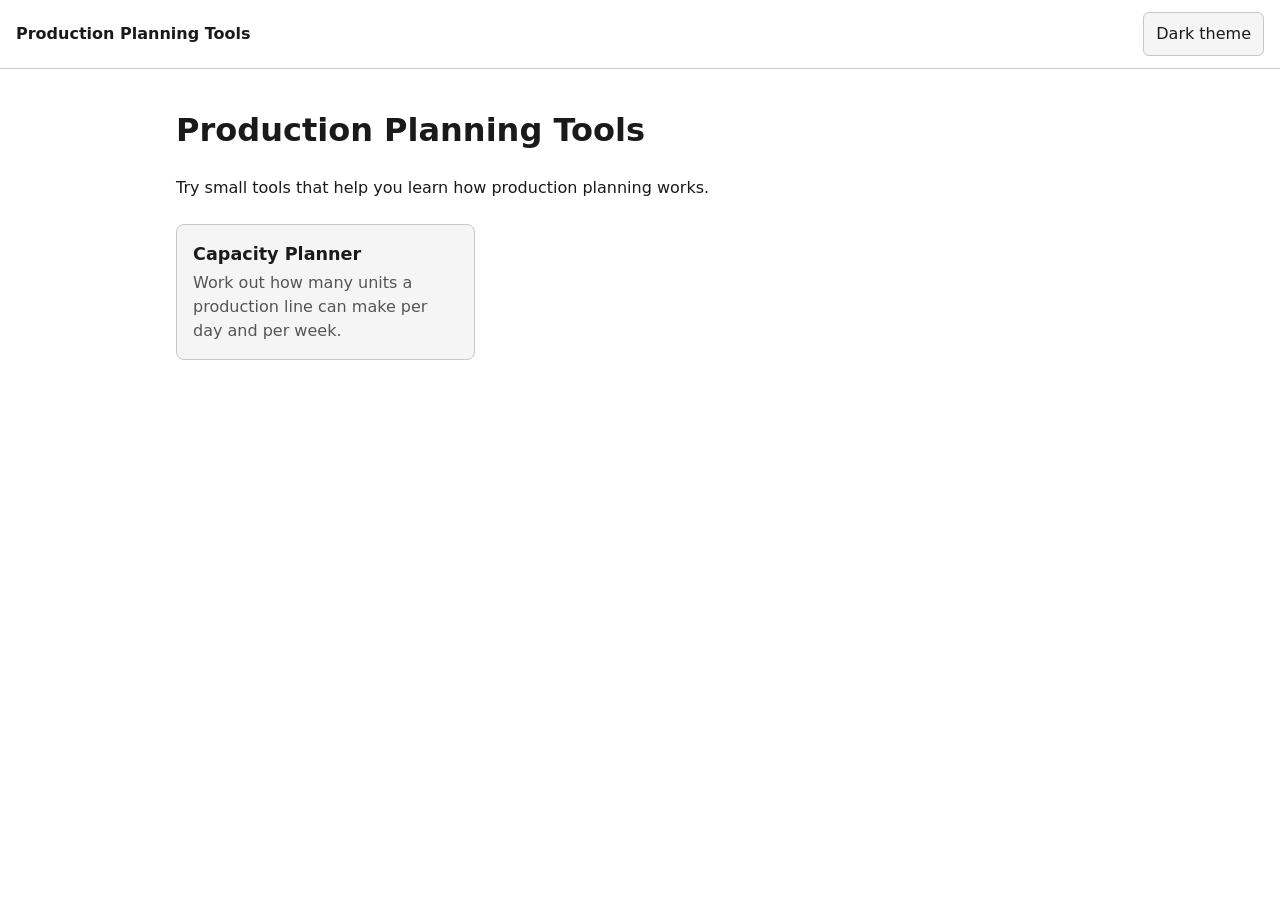
<file: index.html>
<!DOCTYPE html>
<html lang="en" data-theme="light">
<head>
  <meta charset="utf-8">
  <meta name="viewport" content="width=device-width, initial-scale=1">
  <title>Production Planning Tools</title>
  <link rel="stylesheet" href="css/styles.css">
  <script src="js/theme.js"></script>
</head>
<body>
  <header class="site-header">
    <a class="site-title" href="index.html">Production Planning Tools</a>
    <button class="theme-toggle" id="theme-toggle" type="button">Dark theme</button>
  </header>

  <main>
    <h1>Production Planning Tools</h1>
    <p>Try small tools that help you learn how production planning works.</p>

    <ul class="tool-grid">
      <li>
        <a class="tool-card" href="tools/capacity-planner.html">
          <h2>Capacity Planner</h2>
          <p>Work out how many units a production line can make per day and per week.</p>
        </a>
      </li>
    </ul>
  </main>
</body>
</html>
</file>
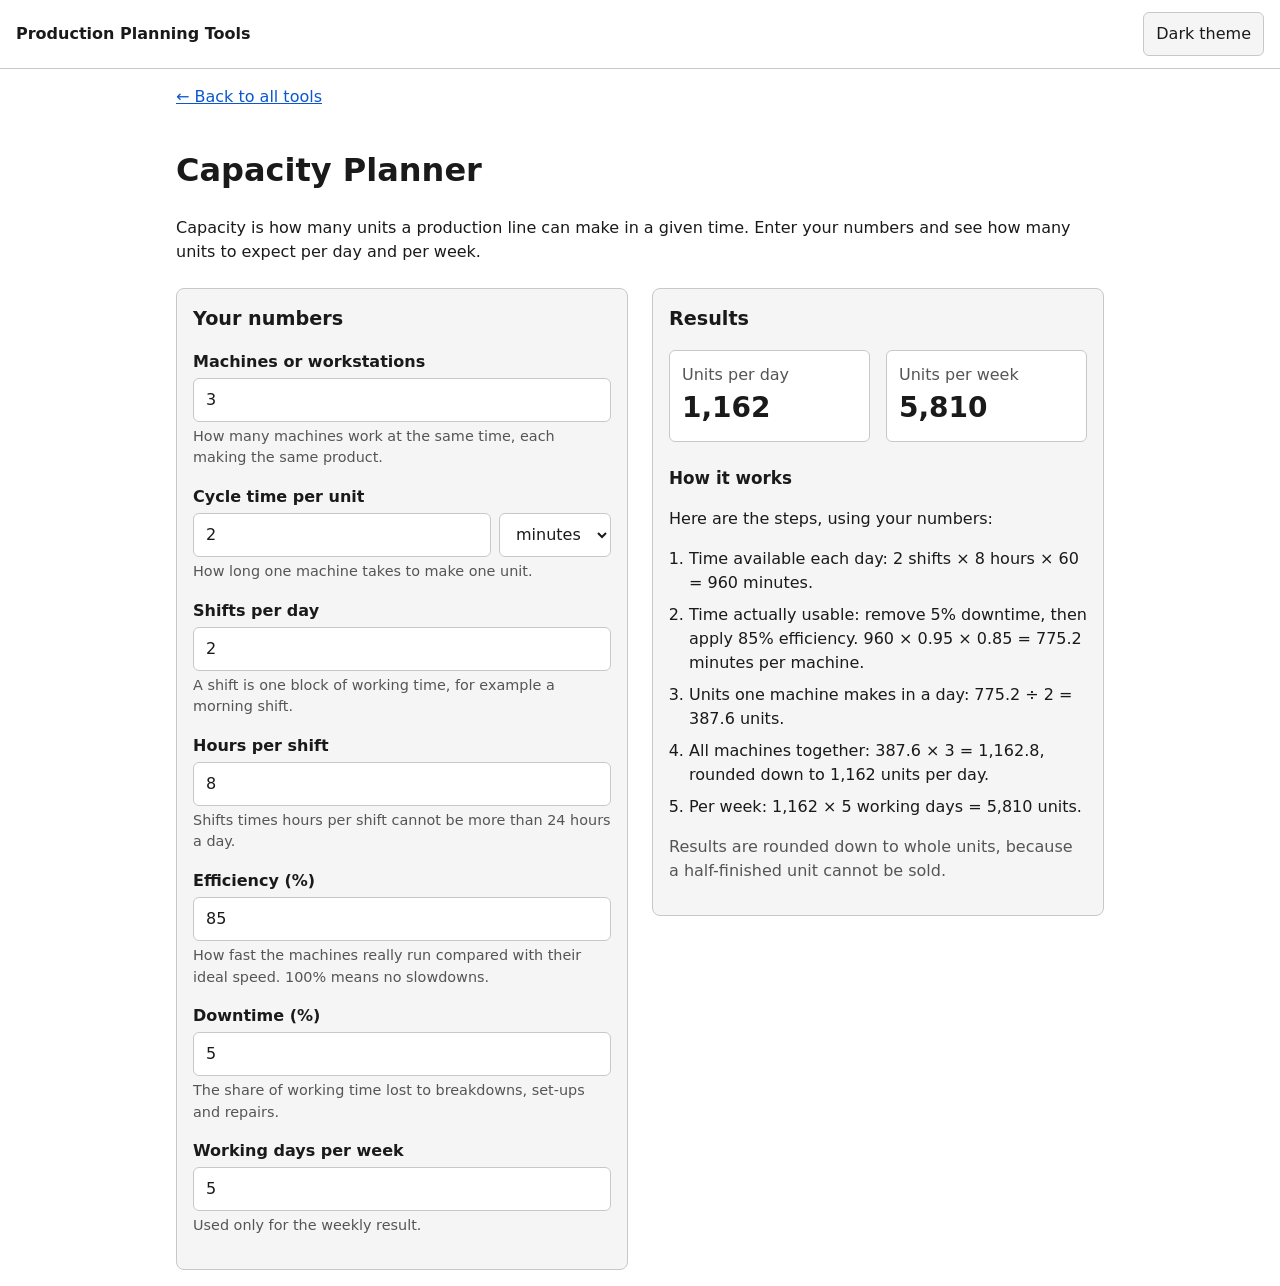
<file: tools/capacity-planner.html>
<!DOCTYPE html>
<html lang="en" data-theme="light">
<head>
  <meta charset="utf-8">
  <meta name="viewport" content="width=device-width, initial-scale=1">
  <title>Capacity Planner</title>
  <link rel="stylesheet" href="../css/styles.css">
  <script src="../js/theme.js"></script>
  <script src="../js/capacity-planner.js" defer></script>
</head>
<body>
  <header class="site-header">
    <a class="site-title" href="../index.html">Production Planning Tools</a>
    <button class="theme-toggle" id="theme-toggle" type="button">Dark theme</button>
  </header>

  <main>
    <a class="back-link" href="../index.html">&larr; Back to all tools</a>
    <h1>Capacity Planner</h1>
    <p>
      Capacity is how many units a production line can make in a given time.
      Enter your numbers and see how many units to expect per day and per week.
    </p>

    <div class="planner">
      <form class="planner-form" id="planner-form" novalidate>
        <h2>Your numbers</h2>

        <div class="field">
          <label for="machines">Machines or workstations</label>
          <input id="machines" type="number" inputmode="numeric" min="1" step="1" value="3" aria-describedby="machines-hint machines-error">
          <p class="hint" id="machines-hint">How many machines work at the same time, each making the same product.</p>
          <p class="error" id="machines-error" role="alert"></p>
        </div>

        <div class="field">
          <label for="cycle-time">Cycle time per unit</label>
          <div class="field-row">
            <input id="cycle-time" type="number" inputmode="decimal" min="0" step="any" value="2" aria-describedby="cycle-time-hint cycle-time-error">
            <select id="cycle-unit" aria-label="Cycle time unit">
              <option value="minutes" selected>minutes</option>
              <option value="seconds">seconds</option>
            </select>
          </div>
          <p class="hint" id="cycle-time-hint">How long one machine takes to make one unit.</p>
          <p class="error" id="cycle-time-error" role="alert"></p>
        </div>

        <div class="field">
          <label for="shifts">Shifts per day</label>
          <input id="shifts" type="number" inputmode="numeric" min="1" step="1" value="2" aria-describedby="shifts-hint shifts-error">
          <p class="hint" id="shifts-hint">A shift is one block of working time, for example a morning shift.</p>
          <p class="error" id="shifts-error" role="alert"></p>
        </div>

        <div class="field">
          <label for="hours">Hours per shift</label>
          <input id="hours" type="number" inputmode="decimal" min="0" step="any" value="8" aria-describedby="hours-hint hours-error">
          <p class="hint" id="hours-hint">Shifts times hours per shift cannot be more than 24 hours a day.</p>
          <p class="error" id="hours-error" role="alert"></p>
        </div>

        <div class="field">
          <label for="efficiency">Efficiency (%)</label>
          <input id="efficiency" type="number" inputmode="decimal" min="1" max="100" step="any" value="85" aria-describedby="efficiency-hint efficiency-error">
          <p class="hint" id="efficiency-hint">How fast the machines really run compared with their ideal speed. 100% means no slowdowns.</p>
          <p class="error" id="efficiency-error" role="alert"></p>
        </div>

        <div class="field">
          <label for="downtime">Downtime (%)</label>
          <input id="downtime" type="number" inputmode="decimal" min="0" max="99" step="any" value="5" aria-describedby="downtime-hint downtime-error">
          <p class="hint" id="downtime-hint">The share of working time lost to breakdowns, set-ups and repairs.</p>
          <p class="error" id="downtime-error" role="alert"></p>
        </div>

        <div class="field">
          <label for="days">Working days per week</label>
          <input id="days" type="number" inputmode="numeric" min="1" max="7" step="1" value="5" aria-describedby="days-hint days-error">
          <p class="hint" id="days-hint">Used only for the weekly result.</p>
          <p class="error" id="days-error" role="alert"></p>
        </div>
      </form>

      <section class="planner-results" aria-labelledby="results-heading">
        <h2 id="results-heading">Results</h2>
        <p class="results-empty" id="results-empty" hidden>Fix the highlighted numbers to see your results.</p>

        <div id="results-body">
          <div class="result-grid" aria-live="polite">
            <div class="result">
              <p class="result-label">Units per day</p>
              <p class="result-value" id="units-day">&ndash;</p>
            </div>
            <div class="result">
              <p class="result-label">Units per week</p>
              <p class="result-value" id="units-week">&ndash;</p>
            </div>
          </div>

          <h3>How it works</h3>
          <p>Here are the steps, using your numbers:</p>
          <ol class="steps" id="steps"></ol>
          <p class="note">Results are rounded down to whole units, because a half-finished unit cannot be sold.</p>
        </div>
      </section>
    </div>
  </main>
</body>
</html>
</file>
<file: css/styles.css>
/* Simple, neutral styling. A visual design will be chosen later. */

:root {
  --bg: #ffffff;
  --text: #1a1a1a;
  --muted: #555555;
  --card-bg: #f5f5f5;
  --border: #c8c8c8;
  --link: #0b57d0;
  --error: #b00020;
}

:root[data-theme="dark"] {
  --bg: #121212;
  --text: #eeeeee;
  --muted: #b3b3b3;
  --card-bg: #1e1e1e;
  --border: #444444;
  --link: #8ab4f8;
  --error: #ff8a80;
}

* {
  box-sizing: border-box;
}

body {
  margin: 0;
  background: var(--bg);
  color: var(--text);
  font-family: system-ui, -apple-system, "Segoe UI", Roboto, sans-serif;
  line-height: 1.5;
}

a {
  color: var(--link);
}

.site-header {
  display: flex;
  align-items: center;
  justify-content: space-between;
  gap: 1rem;
  padding: 0.75rem 1rem;
  border-bottom: 1px solid var(--border);
}

.site-title {
  font-weight: 700;
  color: var(--text);
  text-decoration: none;
}

.theme-toggle {
  font: inherit;
  color: var(--text);
  background: var(--card-bg);
  border: 1px solid var(--border);
  border-radius: 6px;
  padding: 0.5rem 0.75rem;
  min-height: 44px;
  cursor: pointer;
}

main {
  max-width: 60rem;
  margin: 0 auto;
  padding: 1rem;
}

.back-link {
  display: inline-block;
  margin-bottom: 1rem;
}

.tool-grid {
  display: grid;
  gap: 1rem;
  grid-template-columns: 1fr;
  padding: 0;
  margin: 1.5rem 0 0;
  list-style: none;
}

.tool-card {
  display: block;
  padding: 1rem;
  background: var(--card-bg);
  border: 1px solid var(--border);
  border-radius: 8px;
  color: var(--text);
  text-decoration: none;
}

.tool-card:hover,
.tool-card:focus-visible {
  border-color: var(--link);
}

.tool-card h2 {
  margin: 0 0 0.25rem;
  font-size: 1.1rem;
}

.tool-card p {
  margin: 0;
  color: var(--muted);
}

:focus-visible {
  outline: 2px solid var(--link);
  outline-offset: 2px;
}

/* Tool pages: form and results */
.planner {
  display: grid;
  gap: 1.5rem;
  grid-template-columns: 1fr;
  margin-top: 1.5rem;
}

.planner-form,
.planner-results {
  padding: 1rem;
  background: var(--card-bg);
  border: 1px solid var(--border);
  border-radius: 8px;
}

.planner h2 {
  margin: 0 0 1rem;
  font-size: 1.2rem;
}

.planner h3 {
  margin: 1.5rem 0 0.5rem;
  font-size: 1.05rem;
}

.field {
  margin-bottom: 1rem;
}

.field label {
  display: block;
  margin-bottom: 0.25rem;
  font-weight: 600;
}

.field input,
.field select {
  font: inherit;
  color: var(--text);
  background: var(--bg);
  border: 1px solid var(--border);
  border-radius: 6px;
  padding: 0.5rem 0.75rem;
  min-height: 44px;
  width: 100%;
}

.field input[aria-invalid="true"] {
  border-color: var(--error);
}

.field-row {
  display: flex;
  gap: 0.5rem;
}

.field-row select {
  width: auto;
}

.hint {
  margin: 0.25rem 0 0;
  color: var(--muted);
  font-size: 0.9rem;
}

.error {
  margin: 0.25rem 0 0;
  color: var(--error);
  font-size: 0.9rem;
  font-weight: 600;
}

.error:empty {
  display: none;
}

.result-grid {
  display: grid;
  gap: 1rem;
  grid-template-columns: 1fr 1fr;
}

.result {
  padding: 0.75rem;
  background: var(--bg);
  border: 1px solid var(--border);
  border-radius: 6px;
}

.result-label {
  margin: 0;
  color: var(--muted);
}

.result-value {
  margin: 0;
  font-size: 1.75rem;
  font-weight: 700;
  overflow-wrap: anywhere;
}

.steps {
  padding-left: 1.25rem;
}

.steps li {
  margin-bottom: 0.5rem;
}

.note,
.results-empty {
  color: var(--muted);
}

[hidden] {
  display: none !important;
}

/* Tablet and up: two cards per row */
@media (min-width: 600px) {
  .tool-grid {
    grid-template-columns: repeat(2, 1fr);
  }
}

/* Tablet and up: form beside results */
@media (min-width: 768px) {
  .planner {
    grid-template-columns: 1fr 1fr;
    align-items: start;
  }
}

/* Desktop: three cards per row */
@media (min-width: 960px) {
  .tool-grid {
    grid-template-columns: repeat(3, 1fr);
  }
}
</file>
